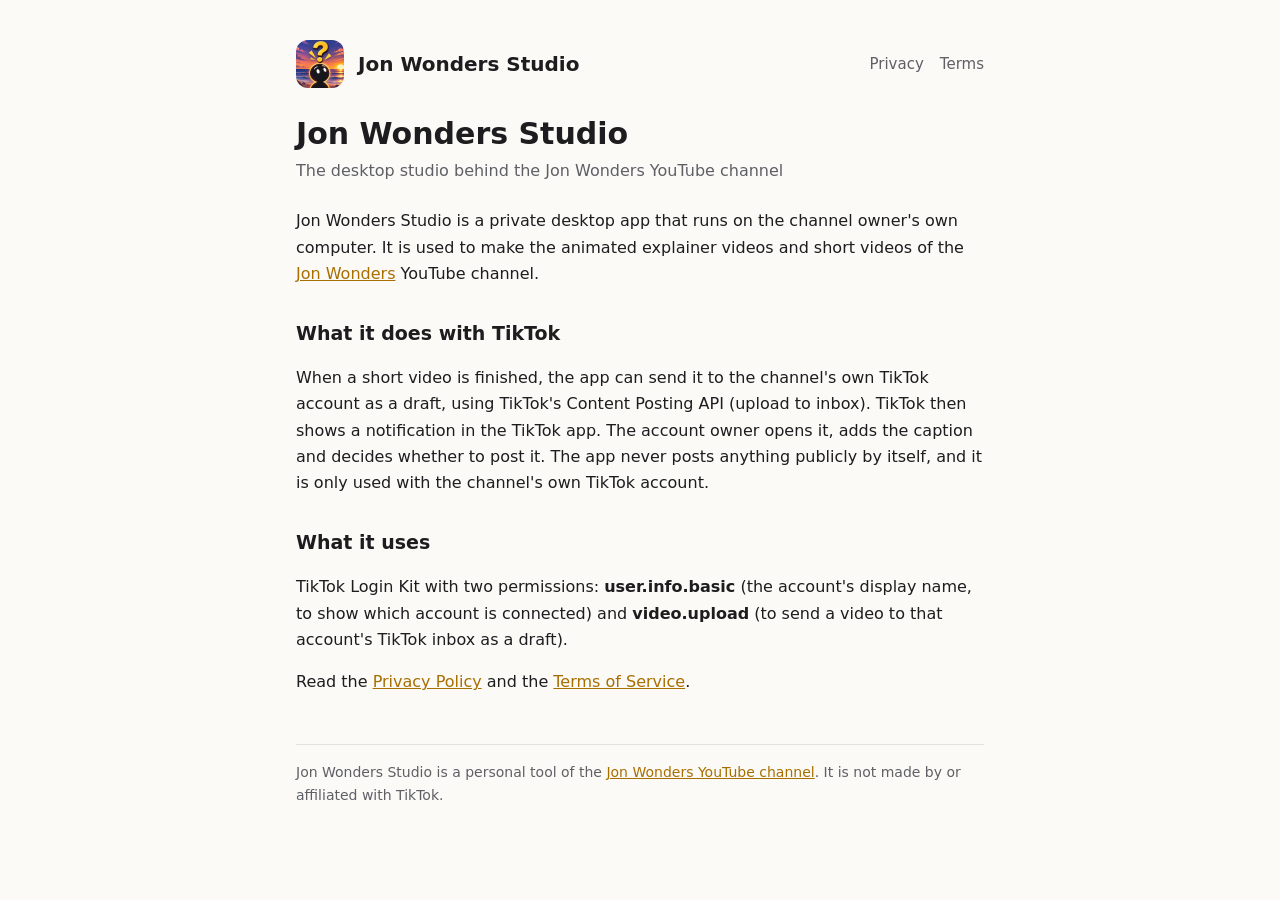
<file: index.html>
<!doctype html>
<html lang="en">
<head>
<meta charset="utf-8">
<meta name="viewport" content="width=device-width, initial-scale=1">
<title>Jon Wonders Studio</title>
<link rel="icon" href="icon.png">
<link rel="stylesheet" href="style.css">
</head>
<body>
<main>
<header><img src="icon.png" alt=""><a class="name" href="./">Jon Wonders Studio</a><nav><a href="privacy.html">Privacy</a><a href="terms.html">Terms</a></nav></header>

<h1>Jon Wonders Studio</h1>
<p class="date">The desktop studio behind the Jon Wonders YouTube channel</p>
<p>Jon Wonders Studio is a private desktop app that runs on the channel owner's own computer. It is used to make the
animated explainer videos and short videos of the <a href="https://www.youtube.com/@RealJonWonders">Jon Wonders</a>
YouTube channel.</p>

<h2>What it does with TikTok</h2>
<p>When a short video is finished, the app can send it to the channel's own TikTok account as a draft, using TikTok's
Content Posting API (upload to inbox). TikTok then shows a notification in the TikTok app. The account owner opens it,
adds the caption and decides whether to post it. The app never posts anything publicly by itself, and it is only used
with the channel's own TikTok account.</p>

<h2>What it uses</h2>
<p>TikTok Login Kit with two permissions: <strong>user.info.basic</strong> (the account's display name, to show which
account is connected) and <strong>video.upload</strong> (to send a video to that account's TikTok inbox as a draft).</p>

<p>Read the <a href="privacy.html">Privacy Policy</a> and the <a href="terms.html">Terms of Service</a>.</p>

<footer>Jon Wonders Studio is a personal tool of the <a href="https://www.youtube.com/@RealJonWonders">Jon Wonders YouTube channel</a>. It is not made by or affiliated with TikTok.</footer>
</main>
</body>
</html>
</file>
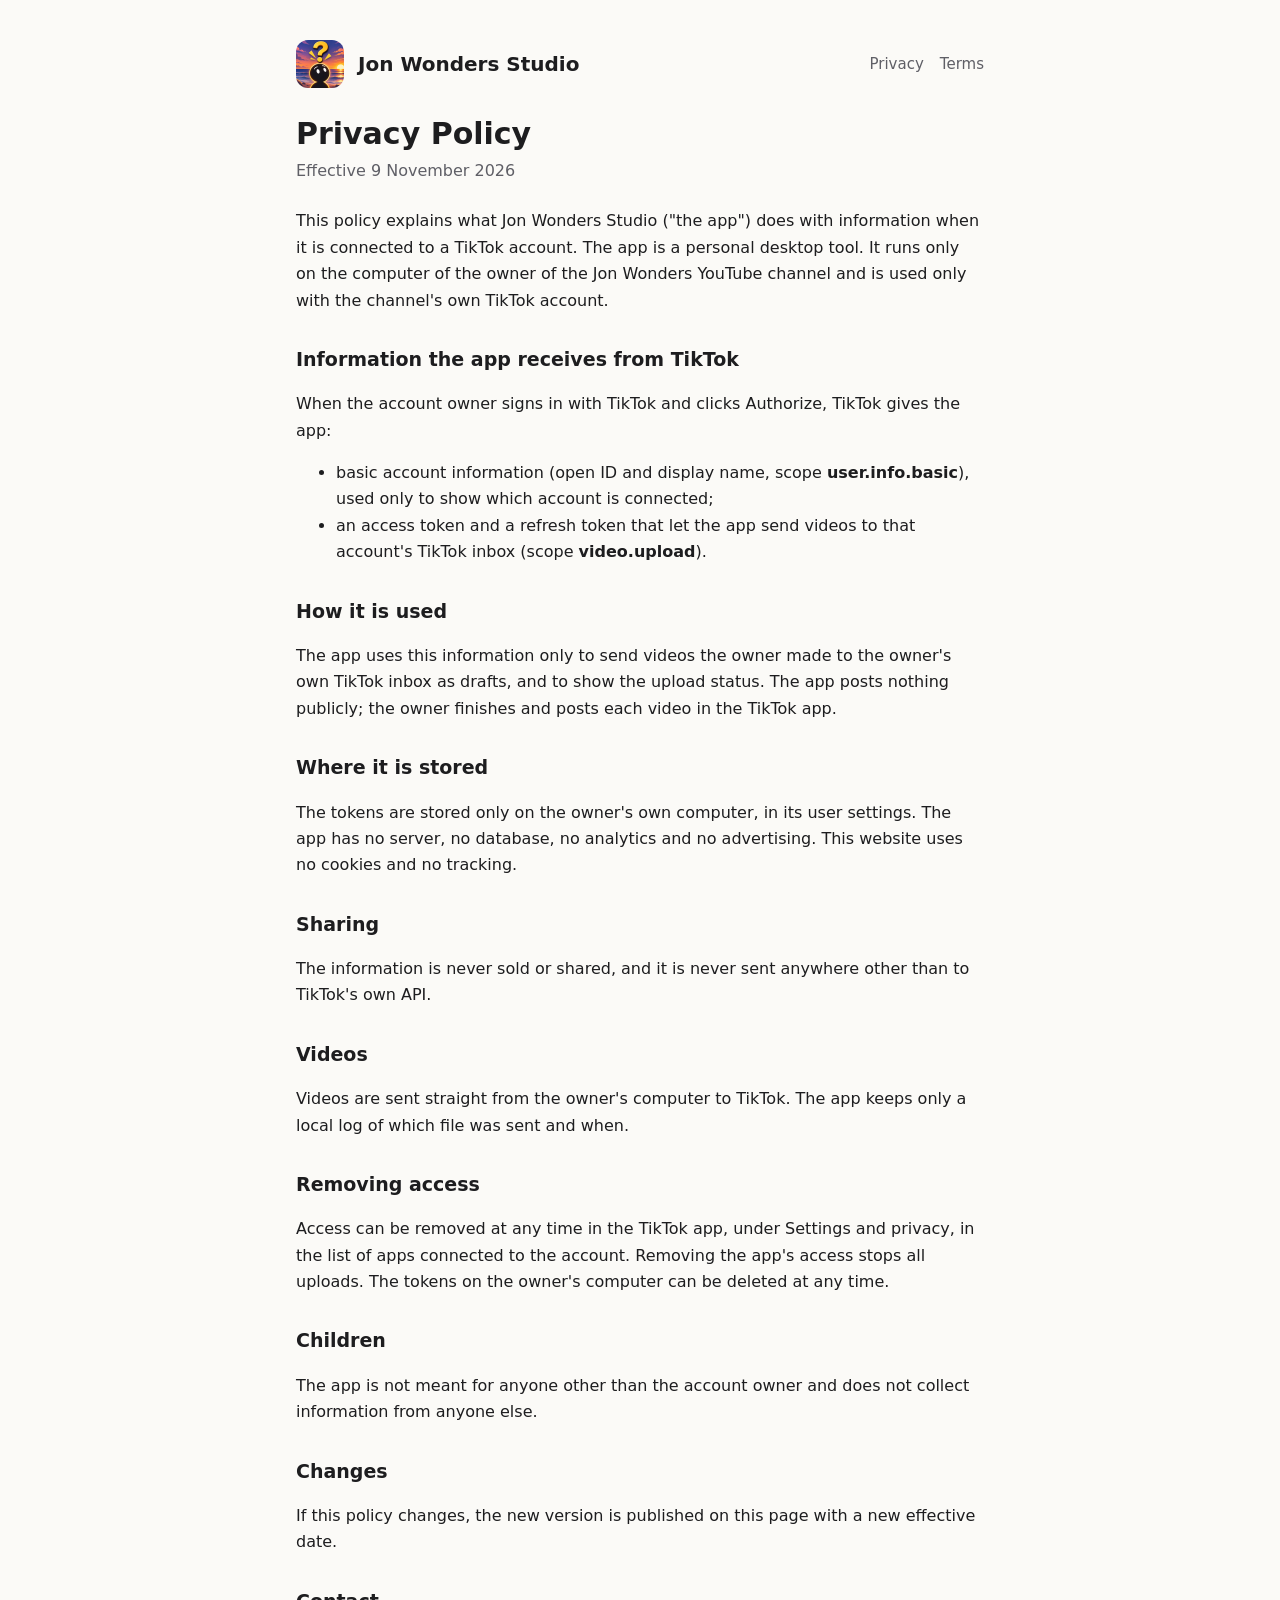
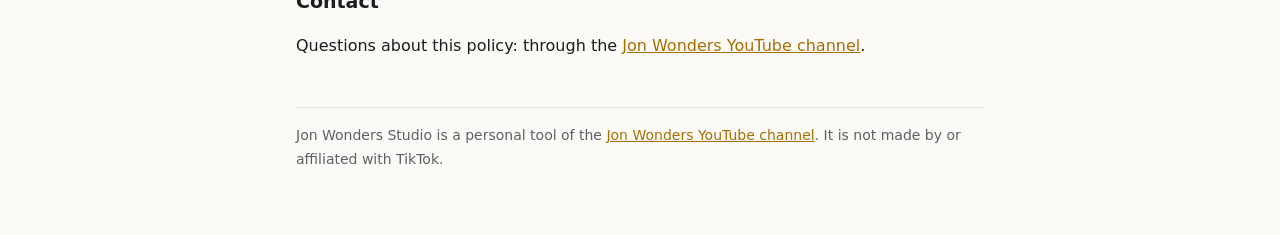
<file: privacy.html>
<!doctype html>
<html lang="en">
<head>
<meta charset="utf-8">
<meta name="viewport" content="width=device-width, initial-scale=1">
<title>Privacy Policy - Jon Wonders Studio</title>
<link rel="icon" href="icon.png">
<link rel="stylesheet" href="style.css">
</head>
<body>
<main>
<header><img src="icon.png" alt=""><a class="name" href="./">Jon Wonders Studio</a><nav><a href="privacy.html">Privacy</a><a href="terms.html">Terms</a></nav></header>

<h1>Privacy Policy</h1>
<p class="date">Effective 9 November 2026</p>
<p>This policy explains what Jon Wonders Studio ("the app") does with information when it is connected to a TikTok
account. The app is a personal desktop tool. It runs only on the computer of the owner of the Jon Wonders YouTube
channel and is used only with the channel's own TikTok account.</p>

<h2>Information the app receives from TikTok</h2>
<p>When the account owner signs in with TikTok and clicks Authorize, TikTok gives the app:</p>
<ul>
<li>basic account information (open ID and display name, scope <strong>user.info.basic</strong>), used only to show
which account is connected;</li>
<li>an access token and a refresh token that let the app send videos to that account's TikTok inbox (scope
<strong>video.upload</strong>).</li>
</ul>

<h2>How it is used</h2>
<p>The app uses this information only to send videos the owner made to the owner's own TikTok inbox as drafts, and to
show the upload status. The app posts nothing publicly; the owner finishes and posts each video in the TikTok app.</p>

<h2>Where it is stored</h2>
<p>The tokens are stored only on the owner's own computer, in its user settings. The app has no server, no database,
no analytics and no advertising. This website uses no cookies and no tracking.</p>

<h2>Sharing</h2>
<p>The information is never sold or shared, and it is never sent anywhere other than to TikTok's own API.</p>

<h2>Videos</h2>
<p>Videos are sent straight from the owner's computer to TikTok. The app keeps only a local log of which file was sent
and when.</p>

<h2>Removing access</h2>
<p>Access can be removed at any time in the TikTok app, under Settings and privacy, in the list of apps connected to
the account. Removing the app's access stops all uploads. The tokens on the owner's computer can be deleted at any
time.</p>

<h2>Children</h2>
<p>The app is not meant for anyone other than the account owner and does not collect information from anyone else.</p>

<h2>Changes</h2>
<p>If this policy changes, the new version is published on this page with a new effective date.</p>

<h2>Contact</h2>
<p>Questions about this policy: through the <a href="https://www.youtube.com/@RealJonWonders">Jon Wonders YouTube
channel</a>.</p>

<footer>Jon Wonders Studio is a personal tool of the <a href="https://www.youtube.com/@RealJonWonders">Jon Wonders YouTube channel</a>. It is not made by or affiliated with TikTok.</footer>
</main>
</body>
</html>
</file>
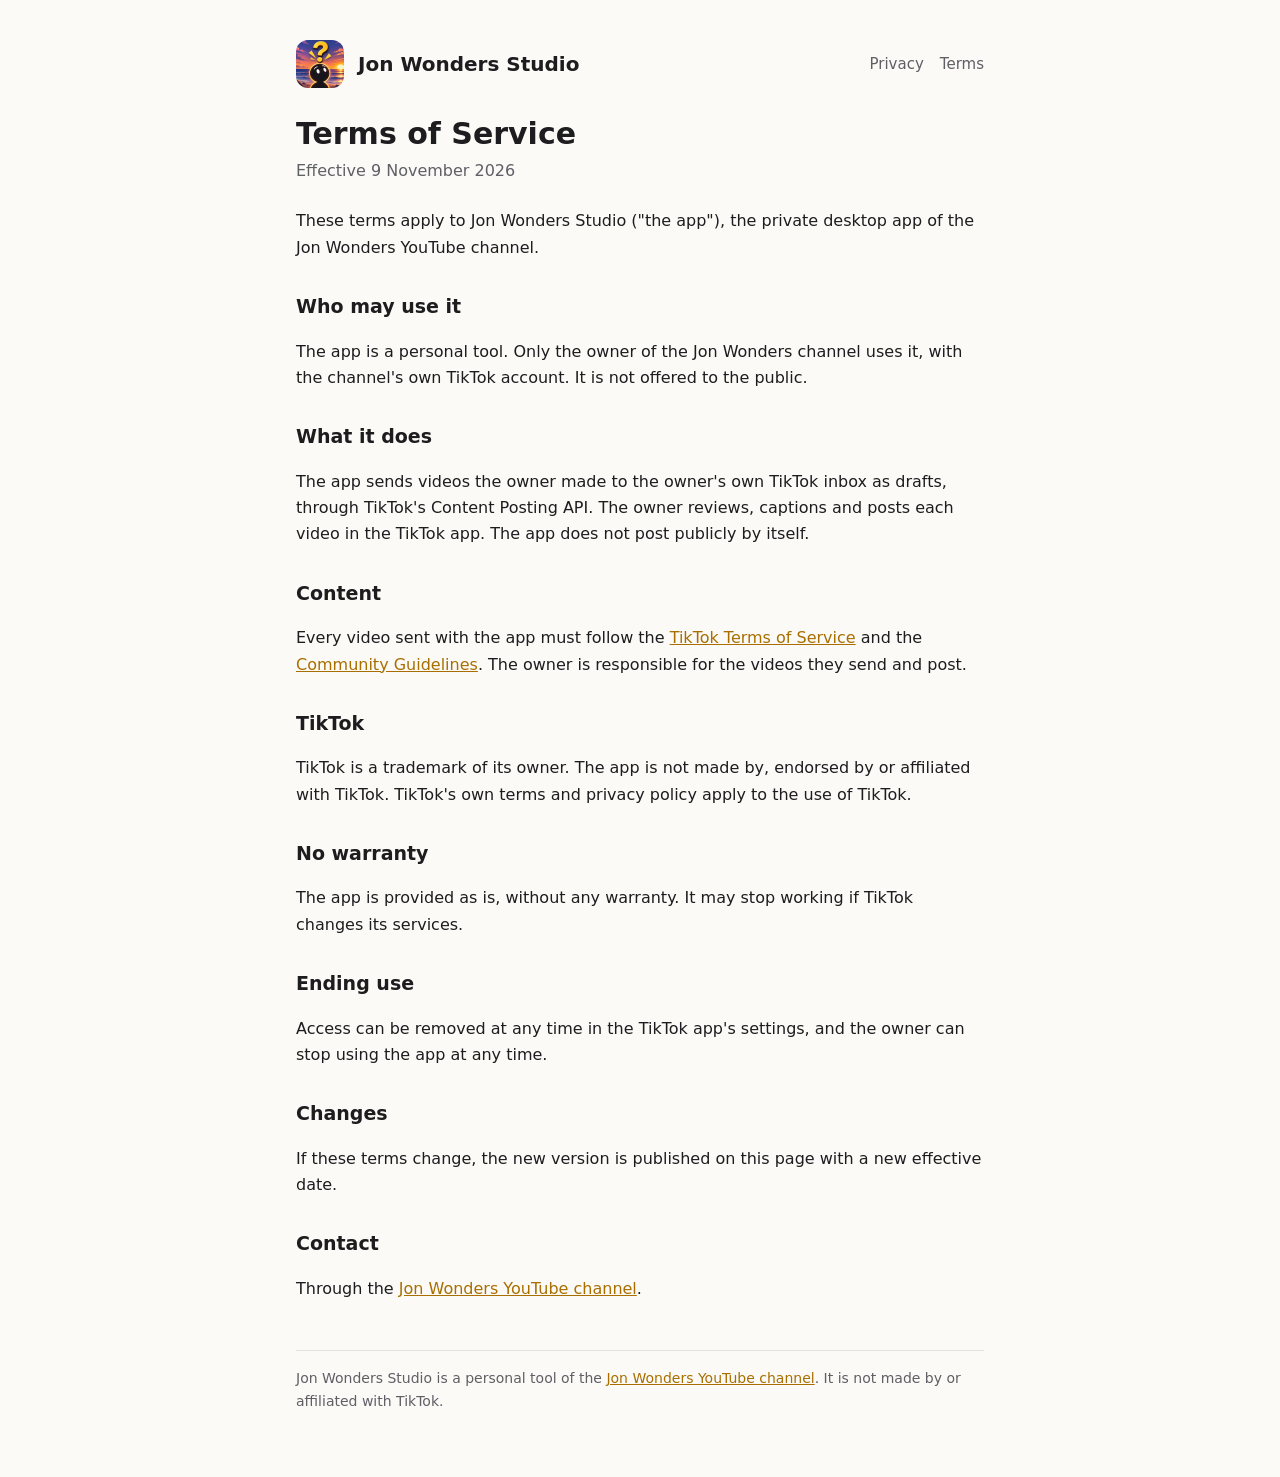
<file: terms.html>
<!doctype html>
<html lang="en">
<head>
<meta charset="utf-8">
<meta name="viewport" content="width=device-width, initial-scale=1">
<title>Terms of Service - Jon Wonders Studio</title>
<link rel="icon" href="icon.png">
<link rel="stylesheet" href="style.css">
</head>
<body>
<main>
<header><img src="icon.png" alt=""><a class="name" href="./">Jon Wonders Studio</a><nav><a href="privacy.html">Privacy</a><a href="terms.html">Terms</a></nav></header>

<h1>Terms of Service</h1>
<p class="date">Effective 9 November 2026</p>
<p>These terms apply to Jon Wonders Studio ("the app"), the private desktop app of the Jon Wonders YouTube channel.</p>

<h2>Who may use it</h2>
<p>The app is a personal tool. Only the owner of the Jon Wonders channel uses it, with the channel's own TikTok
account. It is not offered to the public.</p>

<h2>What it does</h2>
<p>The app sends videos the owner made to the owner's own TikTok inbox as drafts, through TikTok's Content Posting API.
The owner reviews, captions and posts each video in the TikTok app. The app does not post publicly by itself.</p>

<h2>Content</h2>
<p>Every video sent with the app must follow the <a href="https://www.tiktok.com/legal/terms-of-service">TikTok Terms of
Service</a> and the <a href="https://www.tiktok.com/community-guidelines">Community Guidelines</a>. The owner is
responsible for the videos they send and post.</p>

<h2>TikTok</h2>
<p>TikTok is a trademark of its owner. The app is not made by, endorsed by or affiliated with TikTok. TikTok's own terms
and privacy policy apply to the use of TikTok.</p>

<h2>No warranty</h2>
<p>The app is provided as is, without any warranty. It may stop working if TikTok changes its services.</p>

<h2>Ending use</h2>
<p>Access can be removed at any time in the TikTok app's settings, and the owner can stop using the app at any time.</p>

<h2>Changes</h2>
<p>If these terms change, the new version is published on this page with a new effective date.</p>

<h2>Contact</h2>
<p>Through the <a href="https://www.youtube.com/@RealJonWonders">Jon Wonders YouTube channel</a>.</p>

<footer>Jon Wonders Studio is a personal tool of the <a href="https://www.youtube.com/@RealJonWonders">Jon Wonders YouTube channel</a>. It is not made by or affiliated with TikTok.</footer>
</main>
</body>
</html>
</file>
<file: style.css>
:root{--bg:#fbfaf7;--fg:#1d1d1f;--muted:#5f5f66;--line:#e4e2dc;--accent:#a86f00}
@media (prefers-color-scheme:dark){:root{--bg:#15151a;--fg:#ececf0;--muted:#a3a3ad;--line:#2c2c34;--accent:#f2b630}}
*{box-sizing:border-box}
body{margin:0;background:var(--bg);color:var(--fg);font:16px/1.65 system-ui,-apple-system,"Segoe UI",Roboto,sans-serif}
main{max-width:720px;margin:0 auto;padding:40px 16px 64px}
header{display:flex;flex-wrap:wrap;align-items:center;gap:14px;margin-bottom:28px}
header img{width:48px;height:48px;border-radius:12px}
header .name{color:var(--fg);text-decoration:none;font-weight:700;font-size:20px}
nav{margin-left:auto;display:flex;gap:16px;font-size:15px}
nav a{color:var(--muted);text-decoration:none}
nav a:hover{color:var(--accent)}
h1{font-size:30px;line-height:1.2;margin:0 0 6px}
h2{font-size:19px;margin:30px 0 6px}
.date{color:var(--muted);margin:0 0 24px}
a{color:var(--accent)}
footer{margin-top:48px;padding-top:16px;border-top:1px solid var(--line);color:var(--muted);font-size:14px}
</file>
